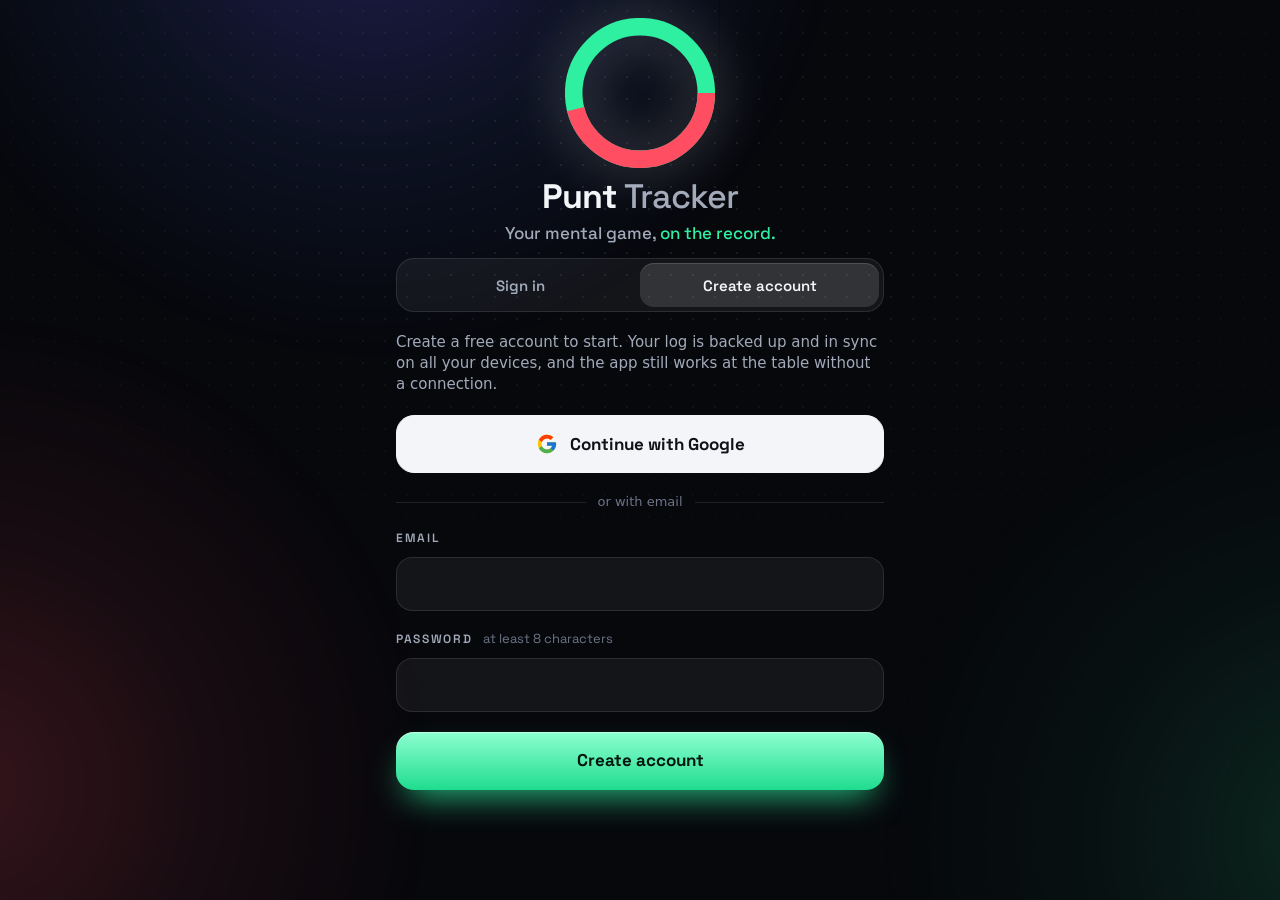
<file: index.html>
<!doctype html>
<html lang="en">
<head>
  <meta charset="utf-8">
  <meta name="viewport" content="width=device-width, initial-scale=1, viewport-fit=cover">
  <title>Punt Tracker</title>
  <meta name="description" content="Punt &amp; pro play tracker for live poker.">
  <meta name="theme-color" content="#07080c">
  <meta name="color-scheme" content="dark">
  <meta name="mobile-web-app-capable" content="yes">
  <meta name="apple-mobile-web-app-capable" content="yes">
  <meta name="apple-mobile-web-app-status-bar-style" content="black-translucent">
  <meta name="apple-mobile-web-app-title" content="Punts">
  <meta name="format-detection" content="telephone=no">
  <link rel="manifest" href="manifest.webmanifest">
  <link rel="icon" href="icons/icon.svg" type="image/svg+xml">
  <link rel="apple-touch-icon" href="icons/apple-touch-icon.png">
  <link rel="preload" href="fonts/space-grotesk.woff2" as="font" type="font/woff2" crossorigin>
  <link rel="stylesheet" href="style.css">
</head>
<body>
  <div class="aura" aria-hidden="true"><i class="v"></i><i class="r"></i><i class="g"></i></div>
  <main id="view"></main>

  <nav class="tabbar" aria-label="Main menu">
    <i class="ind" aria-hidden="true"></i>
    <a href="#/" data-tab="home">
      <svg viewBox="0 0 24 24" aria-hidden="true"><path d="M4 11.2 12 4l8 7.2V20h-5.5v-5.5h-5V20H4z"/></svg>
      <span>Home</span>
    </a>
    <a href="#/overview" data-tab="overview">
      <svg viewBox="0 0 24 24" aria-hidden="true"><path d="M5 20v-7M12 20V5M19 20v-10"/></svg>
      <span>Overview</span>
    </a>
    <a href="#/log" data-tab="log">
      <svg viewBox="0 0 24 24" aria-hidden="true"><path d="M8.5 6.5H20M8.5 12H20M8.5 17.5H20M4.2 6.5h.1M4.2 12h.1M4.2 17.5h.1"/></svg>
      <span>Log</span>
    </a>
  </nav>

  <div id="alarm" class="alarm" role="alertdialog" aria-modal="true" aria-labelledby="alarm-title" hidden></div>
  <div id="tour" class="tour" role="dialog" aria-modal="true" aria-label="Intro" hidden></div>
  <div id="cheer" class="alarm cheer" role="alertdialog" aria-modal="true" aria-labelledby="cheer-title" hidden></div>
  <div id="toast" class="toast" role="status" aria-live="polite" hidden></div>
  <input id="import-file" type="file" accept="application/json,.json" hidden>

  <noscript><p class="noscript">This app needs JavaScript.</p></noscript>
  <script type="module" src="js/app.js"></script>
</body>
</html>
</file>
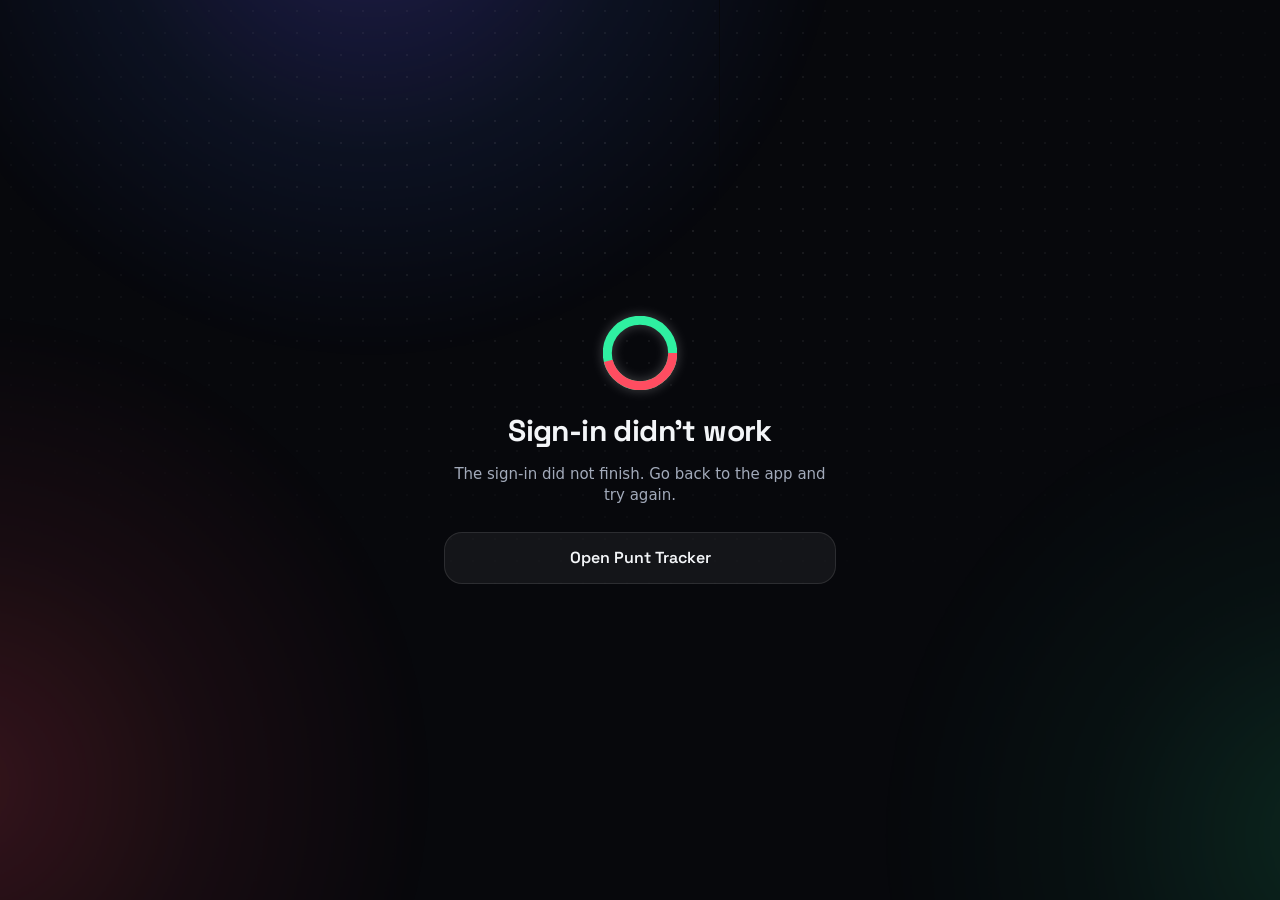
<file: auth.html>
<!doctype html>
<html lang="en">
<head>
  <meta charset="utf-8">
  <meta name="viewport" content="width=device-width, initial-scale=1, viewport-fit=cover">
  <title>Signing in · Punt Tracker</title>
  <meta name="theme-color" content="#07080c">
  <meta name="color-scheme" content="dark">
  <meta name="referrer" content="no-referrer">
  <link rel="icon" href="icons/icon.svg" type="image/svg+xml">
  <link rel="stylesheet" href="style.css">
</head>
<body>
  <div class="aura" aria-hidden="true"><i class="v"></i><i class="r"></i><i class="g"></i></div>
  <main class="handoff">
    <svg class="ring" viewBox="0 0 36 36" aria-hidden="true">
      <circle class="pro" cx="18" cy="18" r="15.9155"/>
      <circle class="punt" cx="18" cy="18" r="15.9155" stroke-dasharray="46 54"/>
    </svg>
    <h1 id="title">Signing in…</h1>
    <p id="msg" class="hint lead">One moment.</p>
    <a id="back" class="btn plain" href="./" hidden>Open Punt Tracker</a>
  </main>
  <script type="module" src="js/auth-callback.js"></script>
</body>
</html>
</file>
<file: style.css>
@font-face {
  font-family: "Space Grotesk";
  src: url("fonts/space-grotesk.woff2") format("woff2");
  font-weight: 300 700;
  font-display: swap;
}

@property --spin {
  syntax: "<angle>";
  inherits: false;
  initial-value: 0deg;
}

:root {
  --bg: #07080c;
  --text: #f3f5f8;
  --muted: #a2aaba;
  --faint: #6c7486;
  --red: #ff4d61;
  --red-rgb: 255, 77, 97;
  --green: #2ff0a1;
  --green-rgb: 47, 240, 161;
  --violet: #8f7bff;
  --violet-rgb: 143, 123, 255;
  --amber: #ffb224;
  --amber-rgb: 255, 178, 36;
  --glass: rgba(255, 255, 255, 0.055);
  --glass-2: rgba(255, 255, 255, 0.1);
  --line: rgba(255, 255, 255, 0.1);
  --radius: 24px;
  --dock: 66px;
  --safe-top: env(safe-area-inset-top, 0px);
  --safe-bottom: env(safe-area-inset-bottom, 0px);
  --dock-bottom: max(calc(var(--safe-bottom) - 12px), 10px);
  --pad-bottom: calc(var(--dock) + var(--dock-bottom) + 22px);
  --display: "Space Grotesk", ui-rounded, system-ui, -apple-system, "Segoe UI", Roboto, sans-serif;
  --ease: cubic-bezier(0.2, 0.85, 0.2, 1);
  --spring: cubic-bezier(0.3, 1.4, 0.45, 1);
  --heat: 0;
  --cool: 0;
  color-scheme: dark;
}

* {
  box-sizing: border-box;
  -webkit-tap-highlight-color: transparent;
}

html {
  background: var(--bg);
  -webkit-text-size-adjust: 100%;
  text-size-adjust: 100%;
}

body {
  margin: 0;
  color: var(--text);
  font: 16px/1.4 system-ui, -apple-system, "Segoe UI", Roboto, sans-serif;
  overscroll-behavior-y: none;
}

h1, h2, p, ul, ol { margin: 0; }
ul, ol { padding: 0; list-style: none; }
a { color: inherit; text-decoration: none; }
button, input, textarea { font: inherit; color: inherit; }
button { cursor: pointer; touch-action: manipulation; }
svg { fill: none; stroke: currentColor; stroke-width: 2; stroke-linecap: round; stroke-linejoin: round; }

:focus-visible { outline: 2px solid var(--text); outline-offset: 2px; }

#view {
  max-width: 520px;
  margin: 0 auto;
  padding: calc(var(--safe-top) + 12px) 16px var(--pad-bottom);
}

body.is-form #view { padding-bottom: calc(var(--safe-bottom) + 28px); }
body.is-form .tabbar { display: none; }

/* ---------- achtergrond: langzaam drijvende gloed ---------- */

.aura {
  position: fixed;
  inset: 0;
  z-index: -1;
  overflow: hidden;
  pointer-events: none;
  background: var(--bg);
}

.aura i {
  position: absolute;
  width: 78vmax;
  height: 78vmax;
  border-radius: 50%;
  transition: opacity 0.9s ease;
  will-change: transform;
}

.aura .r {
  left: -42vmax;
  bottom: -30vmax;
  background: radial-gradient(circle, rgba(var(--red-rgb), 0.95) 0%, rgba(var(--red-rgb), 0.35) 35%, transparent 68%);
  opacity: calc(0.2 + var(--heat) * 0.42);
  animation: drift-a 19s ease-in-out infinite alternate;
}

.aura .g {
  right: -44vmax;
  bottom: -34vmax;
  background: radial-gradient(circle, rgba(var(--green-rgb), 0.85) 0%, rgba(var(--green-rgb), 0.28) 35%, transparent 68%);
  opacity: calc(0.16 + var(--cool) * 0.36);
  animation: drift-b 23s ease-in-out infinite alternate;
}

.aura .v {
  left: -10vmax;
  top: -48vmax;
  background: radial-gradient(circle, rgba(108, 92, 255, 0.9) 0%, rgba(72, 120, 255, 0.3) 38%, transparent 68%);
  opacity: 0.3;
  animation: drift-c 29s ease-in-out infinite alternate;
}

.aura::after {
  content: "";
  position: absolute;
  inset: 0;
  background-image: radial-gradient(rgba(255, 255, 255, 0.09) 1px, transparent 1.4px);
  background-size: 22px 22px;
  -webkit-mask-image: radial-gradient(ellipse 90% 60% at 50% 22%, #000 0%, transparent 78%);
  mask-image: radial-gradient(ellipse 90% 60% at 50% 22%, #000 0%, transparent 78%);
}

body[data-tone="punt"] .aura .r { opacity: 0.78; }
body[data-tone="punt"] .aura .g { opacity: 0.04; }
body[data-tone="pro"] .aura .g { opacity: 0.7; }
body[data-tone="pro"] .aura .r { opacity: 0.04; }
body[data-tone="klap"] .aura .v { opacity: 0.75; }
body[data-tone="klap"] .aura .r, body[data-tone="klap"] .aura .g { opacity: 0.06; }

@keyframes drift-a {
  from { transform: translate3d(0, 0, 0) scale(1); }
  to { transform: translate3d(14vmax, -10vmax, 0) scale(1.18); }
}

@keyframes drift-b {
  from { transform: translate3d(0, 0, 0) scale(1.1); }
  to { transform: translate3d(-12vmax, -14vmax, 0) scale(0.92); }
}

@keyframes drift-c {
  from { transform: translate3d(-8vmax, 0, 0) scale(1); }
  to { transform: translate3d(22vmax, 8vmax, 0) scale(1.2); }
}

/* ---------- koppen ---------- */

.top {
  display: flex;
  align-items: center;
  justify-content: space-between;
  gap: 12px;
  min-height: 44px;
  padding: 4px 2px 14px;
}

.top h1 {
  display: flex;
  align-items: center;
  gap: 10px;
  font: 500 24px/1.1 var(--display);
  letter-spacing: -0.02em;
  color: var(--muted);
}

.top h1 b { font-weight: 700; color: var(--text); }
#view > .top h1 { font-weight: 700; font-size: 30px; color: var(--text); }

/* Voortgang in de kop: streak, level en een balkje naar het volgende level. */
.prog {
  display: flex;
  align-items: center;
  gap: 9px;
  min-height: 36px;
  padding: 0 12px 0 10px;
  border-radius: 999px;
  background: var(--glass);
  border: 1px solid var(--line);
  box-shadow: inset 0 1px 0 rgba(255, 255, 255, 0.07);
  font: 600 14px/1 var(--display);
  white-space: nowrap;
  transition: transform 0.14s var(--ease);
}

.prog:active { transform: scale(0.95); }
.prog .streak { display: flex; align-items: center; gap: 3px; font-variant-numeric: tabular-nums; }
.prog .streak svg { width: 16px; height: 16px; fill: var(--amber); stroke: none; filter: drop-shadow(0 0 6px rgba(var(--amber-rgb), 0.9)); }
.prog .streak.cold { color: var(--faint); }
.prog .streak.cold svg { fill: var(--faint); filter: none; }
.prog .lv { padding-left: 9px; border-left: 1px solid var(--line); }

.xpbar { width: 34px; height: 5px; border-radius: 3px; background: rgba(255, 255, 255, 0.13); overflow: hidden; }

.xpbar i {
  --w: 0;
  display: block;
  width: calc(var(--w) * 1%);
  height: 100%;
  border-radius: 3px;
  background: linear-gradient(90deg, var(--violet), var(--green));
  box-shadow: 0 0 10px rgba(var(--green-rgb), 0.7);
  transition: width 1s var(--ease);
}

.xpbar.wide { width: 100%; height: 10px; border-radius: 5px; margin-top: 14px; }
.xpbar.wide i { border-radius: 5px; }

.ring {
  width: 30px;
  height: 30px;
  flex: none;
  stroke-width: 4.4;
  stroke-linecap: butt;
  filter: drop-shadow(0 0 6px rgba(255, 255, 255, 0.25));
  animation: spin 16s linear infinite;
}

.ring .pro { stroke: var(--green); }
.ring .punt { stroke: var(--red); }
.ring.idle { opacity: 0.55; }

@keyframes spin { to { transform: rotate(360deg); } }

h2, .legend {
  font: 600 12px/1.3 var(--display);
  letter-spacing: 0.14em;
  text-transform: uppercase;
  color: var(--muted);
}

h2 small, .legend small {
  font-size: 13px;
  font-weight: 400;
  letter-spacing: 0;
  text-transform: none;
  color: var(--faint);
  margin-left: 6px;
}

/* ---------- kaarten en cijfers ---------- */

.card {
  position: relative;
  background: linear-gradient(165deg, rgba(255, 255, 255, 0.09), rgba(255, 255, 255, 0.03) 60%);
  border: 1px solid var(--line);
  border-radius: var(--radius);
  padding: 18px;
  box-shadow: inset 0 1px 0 rgba(255, 255, 255, 0.08), 0 24px 48px -28px rgba(0, 0, 0, 0.9);
}

.amount {
  width: fit-content;
  margin-top: 6px;
  font: 700 36px/1.05 var(--display);
  letter-spacing: -0.04em;
  font-variant-numeric: tabular-nums;
  white-space: nowrap;
}

.amount.is-punt {
  background: linear-gradient(180deg, #ffc2b5 0%, #ff5a68 48%, #ff2e55 100%);
  -webkit-background-clip: text;
  background-clip: text;
  color: transparent;
  filter: drop-shadow(0 0 18px rgba(var(--red-rgb), 0.5));
}

.stat .sub { color: var(--muted); font-size: 14px; }

.counts { display: flex; flex-wrap: wrap; gap: 8px; }

.counts li {
  display: flex;
  align-items: center;
  gap: 8px;
  padding: 7px 12px 7px 10px;
  border-radius: 999px;
  background: rgba(255, 255, 255, 0.07);
  font: 500 14px/1.1 var(--display);
  white-space: nowrap;
}

.dot { width: 8px; height: 8px; border-radius: 50%; flex: none; }
.dot.punt { background: var(--red); box-shadow: 0 0 10px var(--red); }
.dot.pro { background: var(--green); box-shadow: 0 0 10px var(--green); }

/* ---------- home ---------- */

.home {
  display: flex;
  flex-direction: column;
  min-height: calc(100vh - var(--safe-top) - 12px - var(--pad-bottom));
  min-height: calc(100dvh - var(--safe-top) - 12px - var(--pad-bottom));
}

.stats { display: grid; gap: 12px; }

.hero { overflow: hidden; padding: 20px 20px 18px; backdrop-filter: blur(22px) saturate(150%); -webkit-backdrop-filter: blur(22px) saturate(150%); }

.hero::before {
  content: "";
  position: absolute;
  top: -40%;
  right: -25%;
  width: 80%;
  aspect-ratio: 1;
  border-radius: 50%;
  background: radial-gradient(circle, rgba(var(--red-rgb), 0.55), transparent 65%);
  opacity: calc(0.15 + var(--heat) * 0.75);
  pointer-events: none;
}

.hero > * { position: relative; }
.hero .amount { font-size: clamp(56px, 18vw, 80px); line-height: 1; margin-top: 8px; }
.hero .sub { margin-top: 4px; font-size: 15px; }
.hero .counts { margin-top: 16px; }

.weekstrip { display: grid; grid-template-columns: repeat(7, 1fr); gap: 6px; margin-top: 16px; }
.weekstrip li { display: grid; gap: 5px; justify-items: center; }

.weekstrip .cell {
  display: flex;
  flex-wrap: wrap;
  align-content: center;
  justify-content: center;
  gap: 3px;
  width: 100%;
  height: 34px;
  padding: 0 4px;
  border-radius: 11px;
  background: rgba(255, 255, 255, 0.06);
  border: 1px solid transparent;
}

.weekstrip i { width: 7px; height: 7px; border-radius: 50%; }
.weekstrip i.punt { background: var(--red); box-shadow: 0 0 8px var(--red); }
.weekstrip i.pro { background: var(--green); box-shadow: 0 0 8px var(--green); }
.weekstrip .d { font: 500 11px/1 var(--display); color: var(--faint); }
.weekstrip .today .cell { border-color: rgba(255, 255, 255, 0.45); background: rgba(255, 255, 255, 0.1); }
.weekstrip .today .d { color: var(--text); font-weight: 700; }
.weekstrip .future { opacity: 0.4; }

.month {
  display: grid;
  grid-template-columns: 1fr auto;
  grid-template-areas: "label amount" "counts sub";
  align-items: center;
  gap: 8px 12px;
  padding: 14px 18px;
}

.month h2 { grid-area: label; }
.month .amount { grid-area: amount; justify-self: end; margin: 0; font-size: 28px; }
.month .sub { grid-area: sub; justify-self: end; font-size: 12px; color: var(--faint); }
.month .counts { grid-area: counts; gap: 6px; }
.month .counts li { padding: 5px 10px 5px 8px; font-size: 13px; }

.stats.mini { grid-template-columns: 1fr 1fr; margin-top: 12px; }
.stats.mini .card { padding: 13px 14px; border-radius: 20px; }
.stats.mini .amount { font-size: 26px; margin-top: 4px; }
.stats.mini .line { margin-top: 3px; color: var(--muted); font-size: 12.5px; white-space: nowrap; }

.startbar {
  display: flex;
  align-items: center;
  gap: 14px;
  width: 100%;
  min-height: 62px;
  margin-top: 12px;
  padding: 10px 16px;
  text-align: left;
  border-radius: 22px;
  border: 1px solid rgba(var(--amber-rgb), 0.45);
  background: linear-gradient(165deg, rgba(var(--amber-rgb), 0.2), rgba(var(--amber-rgb), 0.05));
  box-shadow: inset 0 1px 0 rgba(255, 255, 255, 0.1), 0 16px 34px -20px rgba(var(--amber-rgb), 0.8);
  transition: transform 0.14s var(--ease);
}

.startbar:active { transform: scale(0.975); }
.startbar svg { width: 26px; height: 26px; flex: none; fill: var(--amber); stroke: var(--amber); filter: drop-shadow(0 0 8px rgba(var(--amber-rgb), 0.8)); }
.startbar span { display: grid; gap: 1px; }
.startbar strong { font: 700 18px/1.2 var(--display); }
.startbar small { color: var(--muted); font-size: 13px; }

/* De tiltmeter van de lopende sessie. */
.table { --z: var(--green-rgb); padding: 16px 18px; overflow: hidden; }
.table[data-zone="oranje"] { --z: var(--amber-rgb); }
.table[data-zone="rood"] { --z: var(--red-rgb); }
.table { border-color: rgba(var(--z), 0.4); box-shadow: inset 0 1px 0 rgba(255, 255, 255, 0.08), 0 24px 60px -30px rgba(var(--z), 0.9); transition: border-color 0.6s, box-shadow 0.6s; }
.table > header { display: flex; align-items: baseline; justify-content: space-between; }
.table > header { gap: 10px; }
.table .timer { font: 600 15px var(--display); color: var(--muted); font-variant-numeric: tabular-nums; }

.table .combo {
  margin-right: auto;
  padding: 4px 9px;
  border-radius: 999px;
  background: rgba(var(--amber-rgb), 0.16);
  border: 1px solid rgba(var(--amber-rgb), 0.5);
  color: var(--amber);
  font: 700 12px/1 var(--display);
  font-variant-numeric: tabular-nums;
  box-shadow: 0 0 16px -4px rgba(var(--amber-rgb), 0.9);
}

.gauge { --p: 0; position: relative; width: min(100%, 270px); margin: 2px auto 0; }
.gauge svg { display: block; width: 100%; overflow: visible; }
.gauge path { stroke-width: 13; }
.gauge .track { stroke: rgba(255, 255, 255, 0.09); }
.gauge .fill { stroke: url(#gauge-zones); stroke-dasharray: var(--p) 200; filter: drop-shadow(0 0 9px rgba(var(--z), 0.75)); transition: stroke-dasharray 1s var(--ease); }
.gauge .mark { stroke: rgba(255, 255, 255, 0.4); stroke-width: 2; }
.gauge .knob { transform-origin: 100px 100px; transform: rotate(calc(var(--p) * 1.8deg)); transition: transform 1s var(--ease); }
.gauge .knob circle { fill: #fff; stroke: none; filter: drop-shadow(0 0 7px rgba(var(--z), 1)); }

.gauge .read { position: absolute; left: 0; right: 0; bottom: 0; display: grid; justify-items: center; }
.gauge .read strong { font: 700 34px/1 var(--display); letter-spacing: -0.03em; color: rgb(var(--z)); text-shadow: 0 0 26px rgba(var(--z), 0.7); transition: color 0.6s; }
.gauge .read span { margin-top: 4px; color: var(--muted); font: 500 13px var(--display); font-variant-numeric: tabular-nums; }
.gauge .read b { color: var(--text); font-weight: 600; }

.table .why { min-height: 20px; margin: 10px 0 12px; text-align: center; color: var(--muted); font-size: 14px; }
.table[data-zone="rood"] .why { color: var(--text); font-weight: 600; }
.table .btn.plain { min-height: 46px; font-size: 15px; border-radius: 15px; }

a.btn { display: grid; place-items: center; }

.actions {
  flex: 1;
  display: grid;
  grid-template-columns: repeat(3, 1fr);
  gap: 10px;
  min-height: 136px;
  max-height: 200px;
  margin-top: 12px;
}

.big {
  --c: var(--red-rgb);
  position: relative;
  border-radius: 26px;
  display: flex;
  flex-direction: column;
  align-items: center;
  justify-content: center;
  gap: 3px;
  min-width: 0;
  text-align: center;
  background:
    radial-gradient(120% 90% at 50% 0%, rgba(var(--c), 0.34), transparent 70%),
    linear-gradient(180deg, rgba(var(--c), 0.16), rgba(var(--c), 0.05));
  border: 1px solid rgba(var(--c), 0.42);
  box-shadow: inset 0 1px 0 rgba(255, 255, 255, 0.12), 0 22px 44px -18px rgba(var(--c), 0.75);
  transition: transform 0.16s var(--ease), box-shadow 0.16s var(--ease);
}

.big.pro { --c: var(--green-rgb); }
.big.klap { --c: var(--violet-rgb); }

/* Een lichtje dat rond de rand loopt. */
.big::before {
  content: "";
  position: absolute;
  inset: -1px;
  padding: 1.5px;
  border-radius: inherit;
  background: conic-gradient(from var(--spin), transparent 0 62%, rgba(var(--c), 1) 82%, #fff 90%, transparent 100%);
  -webkit-mask: linear-gradient(#000 0 0) content-box, linear-gradient(#000 0 0);
  -webkit-mask-composite: xor;
  mask: linear-gradient(#000 0 0) content-box exclude, linear-gradient(#000 0 0);
  animation: orbit 5s linear infinite;
  pointer-events: none;
}

.big.punt::before { animation-delay: -1.7s; }
.big.pro::before { animation-delay: -3.4s; }

@keyframes orbit { to { --spin: 360deg; } }

.big svg {
  width: 30px;
  height: 30px;
  margin-bottom: 5px;
  stroke-width: 2.2;
  color: rgb(var(--c));
  filter: drop-shadow(0 0 10px rgba(var(--c), 0.9));
}

.big strong { font: 700 21px/1.1 var(--display); letter-spacing: -0.02em; text-shadow: 0 0 24px rgba(var(--c), 0.8); white-space: nowrap; }
.big span { font-size: 12.5px; color: var(--muted); white-space: nowrap; }
.big:active { transform: scale(0.955); box-shadow: inset 0 1px 0 rgba(255, 255, 255, 0.12), 0 8px 20px -10px rgba(var(--c), 0.9); }

/* ---------- formulieren ---------- */

.formhead {
  display: flex;
  align-items: center;
  gap: 12px;
  margin-bottom: 14px;
}

.formhead h1 { font: 700 24px/1.1 var(--display); letter-spacing: -0.02em; }

.back {
  width: 46px;
  height: 46px;
  flex: none;
  display: grid;
  place-items: center;
  background: var(--glass);
  border: 1px solid var(--line);
  border-radius: 50%;
  color: var(--text);
  transition: transform 0.14s var(--ease);
}

.back svg, .period svg { width: 22px; height: 22px; }
.back:active, .period button:active { transform: scale(0.9); background: var(--glass-2); }

.form { display: grid; gap: 20px; }
.field { display: grid; gap: 10px; scroll-margin-top: calc(var(--safe-top) + 12px); }

.chips { display: grid; gap: 10px; }
.chips.four { grid-template-columns: repeat(4, 1fr); }
.chips.two { grid-template-columns: 1fr 1fr; }
.chips.three { grid-template-columns: repeat(3, 1fr); }
.chips.five { grid-template-columns: repeat(5, 1fr); gap: 8px; }
.chips.five .chip { padding: 0 2px; font-size: 15px; }
.chips.two.tall .chip { min-height: 112px; font-size: 20px; border-radius: 22px; }
.chips.two.big-pick .chip { min-height: 84px; font-size: 18px; border-radius: 20px; }
.chips.two .chip { min-height: 52px; }
.chips.two .chip:last-child:nth-child(odd) { grid-column: 1 / -1; }

.chip {
  --c: var(--red-rgb);
  min-height: 56px;
  padding: 0 8px;
  background: var(--glass);
  border: 1px solid var(--line);
  border-radius: 16px;
  box-shadow: inset 0 1px 0 rgba(255, 255, 255, 0.06);
  font: 600 17px/1.1 var(--display);
  font-variant-numeric: tabular-nums;
  transition: transform 0.14s var(--ease), background 0.2s, border-color 0.2s, box-shadow 0.2s;
}

.chip.pro { --c: var(--green-rgb); }
.chip.klap { --c: var(--violet-rgb); }
.chip.rule { --c: var(--amber-rgb); }
.chip:active { transform: scale(0.94); background: var(--glass-2); }

.chip[aria-pressed="true"] {
  background: linear-gradient(165deg, rgba(var(--c), 0.42), rgba(var(--c), 0.12));
  border-color: rgb(var(--c));
  box-shadow: inset 0 1px 0 rgba(255, 255, 255, 0.2), 0 0 26px -6px rgba(var(--c), 0.9);
}

.input, .money {
  width: 100%;
  min-height: 54px;
  background: var(--glass);
  border: 1px solid var(--line);
  border-radius: 16px;
  transition: border-color 0.2s, box-shadow 0.2s;
}

.input {
  display: block;
  padding: 14px;
  font-size: 17px;
  resize: none;
  -webkit-appearance: none;
  appearance: none;
}

input.input { min-width: 0; text-align: left; }

.money { display: flex; align-items: center; gap: 8px; padding: 0 14px; }
.money span { color: var(--muted); font: 600 18px var(--display); }

.money input {
  flex: 1;
  min-width: 0;
  height: 52px;
  background: none;
  border: 0;
  outline: 0;
  font: 600 18px var(--display);
  font-variant-numeric: tabular-nums;
}

.money:focus-within, .input:focus {
  border-color: rgba(255, 255, 255, 0.5);
  box-shadow: 0 0 0 4px rgba(255, 255, 255, 0.06);
  outline: 0;
}

::placeholder { color: var(--faint); font-weight: 400; opacity: 1; }

.hint { color: var(--muted); font-size: 14px; }
.hint.lead { font-size: 15px; }
.how ul { display: grid; gap: 8px; padding-left: 18px; list-style: disc; color: var(--muted); font-size: 14px; }
.how b { color: var(--text); font-weight: 600; }
.error { color: var(--red); font-size: 15px; font-weight: 600; }

.btn {
  --c: 255, 255, 255;
  width: 100%;
  min-height: 58px;
  border-radius: 18px;
  border: 1px solid var(--line);
  background: var(--glass);
  font: 700 17px/1.1 var(--display);
  transition: transform 0.14s var(--ease), opacity 0.2s;
}

.btn.punt, .btn.pro {
  border: 0;
  box-shadow: inset 0 1px 0 rgba(255, 255, 255, 0.4), 0 16px 34px -12px rgba(var(--c), 0.85);
}

.btn.punt { --c: var(--red-rgb); background: linear-gradient(180deg, #ff8a80, #ff3b58); color: #23040a; }
.btn.pro { --c: var(--green-rgb); background: linear-gradient(180deg, #8dffd0, #1fdc8f); color: #02170d; }
.btn.klap { --c: var(--violet-rgb); border: 0; background: linear-gradient(180deg, #b9adff, #7a63ff); color: #0c0630; box-shadow: inset 0 1px 0 rgba(255, 255, 255, 0.4), 0 16px 34px -12px rgba(var(--c), 0.85); }
.btn.amber { --c: var(--amber-rgb); border: 0; background: linear-gradient(180deg, #ffd27a, #ffa41c); color: #241400; box-shadow: inset 0 1px 0 rgba(255, 255, 255, 0.45), 0 16px 34px -12px rgba(var(--c), 0.85); }
.btn.ghost { background: none; border-color: transparent; color: var(--muted); font-weight: 600; }
.btn.plain { font-weight: 600; font-size: 16px; min-height: 52px; }
.btn:active { transform: scale(0.97); }
.btn:disabled { opacity: 0.4; }

/* ---------- overzicht ---------- */

.seg {
  --i: 0;
  position: relative;
  display: grid;
  grid-template-columns: repeat(3, 1fr);
  padding: 4px;
  background: var(--glass);
  border: 1px solid var(--line);
  border-radius: 18px;
}

.seg::before {
  content: "";
  position: absolute;
  top: 4px;
  bottom: 4px;
  left: 4px;
  width: calc((100% - 8px) / 3);
  border-radius: 14px;
  background: rgba(255, 255, 255, 0.13);
  box-shadow: inset 0 1px 0 rgba(255, 255, 255, 0.14);
  transform: translateX(calc(var(--i) * 100%));
  transition: transform 0.45s var(--spring);
}

.seg button {
  position: relative;
  min-height: 44px;
  background: none;
  border: 0;
  color: var(--muted);
  font: 600 15px var(--display);
  transition: color 0.25s;
}

.seg button[aria-pressed="true"] { color: var(--text); }
.seg.two { grid-template-columns: 1fr 1fr; }
.seg.two::before { width: calc((100% - 8px) / 2); }

/* ---------- account ---------- */

.gate-hero { display: grid; justify-items: center; gap: 8px; padding: 6px 0 14px; text-align: center; }
.gate-hero .ring { width: 68px; height: 68px; margin-bottom: 4px; filter: drop-shadow(0 0 22px rgba(255, 255, 255, 0.3)); }
.gate-hero h1 { font: 500 34px/1 var(--display); letter-spacing: -0.03em; color: var(--muted); }
.gate-hero h1 b { font-weight: 700; color: var(--text); }
.gate-hero p { color: var(--muted); font: 500 17px var(--display); }
.gate-hero em { font-style: normal; color: var(--green); }
.animate .gate-hero { animation: rise 0.6s var(--ease) backwards; }
.expired { display: block; margin: 0 0 10px; padding: 11px 14px; border-radius: 14px; background: rgba(var(--amber-rgb), 0.14); border: 1px solid rgba(var(--amber-rgb), 0.45); color: var(--muted); font-size: 14px; }
.expired b { color: var(--amber); font-weight: 600; }

.handoff { min-height: 100vh; min-height: 100dvh; max-width: 440px; margin: 0 auto; padding: 32px 24px; display: flex; flex-direction: column; align-items: center; justify-content: center; gap: 16px; text-align: center; }
.handoff .ring { width: 74px; height: 74px; margin-bottom: 8px; }
.handoff h1 { font: 700 30px/1.15 var(--display); letter-spacing: -0.02em; }
.handoff .btn { margin-top: 10px; }

.btn.google { display: flex; align-items: center; justify-content: center; gap: 12px; background: #f3f5f8; border-color: #f3f5f8; color: #101218; }
.btn.google svg { width: 22px; height: 22px; stroke: none; }
.or { display: flex; align-items: center; gap: 12px; color: var(--faint); font-size: 13px; }
.or::before, .or::after { content: ""; flex: 1; height: 1px; background: var(--line); }
.waiting { display: grid; gap: 14px; justify-items: center; padding: 28px 8px; text-align: center; }
.waiting .spinner { width: 44px; height: 44px; border-radius: 50%; border: 4px solid rgba(255, 255, 255, 0.12); border-top-color: var(--green); animation: spin 0.9s linear infinite; }

.acct { display: flex; align-items: center; gap: 12px; padding: 15px 14px 15px 16px; border-radius: 20px; }
.acct:active { background: var(--glass-2); }
.acct .who { flex: 1; min-width: 0; display: grid; gap: 3px; }
.acct .who b { font: 600 16px var(--display); overflow: hidden; text-overflow: ellipsis; white-space: nowrap; }
.acct .who small { color: var(--muted); font-size: 14px; }
.acct .chev { flex: none; width: 18px; height: 18px; color: var(--faint); }
.account .btn { margin-top: 2px; }
.acct-card { padding: 18px 20px; }
.acct-card .eyebrow { font: 600 12px var(--display); letter-spacing: 0.16em; text-transform: uppercase; color: var(--muted); }
.acct-card .mail { margin-top: 6px; font: 700 22px/1.2 var(--display); letter-spacing: -0.01em; overflow-wrap: anywhere; }
.acct-card .sub { margin-top: 8px; color: var(--muted); font-size: 14px; }
.notice { padding: 12px 14px; border-radius: 14px; background: rgba(var(--green-rgb), 0.12); border: 1px solid rgba(var(--green-rgb), 0.35); font-size: 15px; }
.btn.danger { color: var(--red); border-color: rgba(var(--red-rgb), 0.45); }
.danger-zone { margin-top: 16px; padding-top: 20px; border-top: 1px solid var(--line); }

.period {
  display: grid;
  grid-template-columns: 48px 1fr 48px;
  align-items: center;
  margin: 12px 0;
  text-align: center;
}

.period button {
  width: 48px;
  height: 48px;
  display: grid;
  place-items: center;
  background: var(--glass);
  border: 1px solid var(--line);
  border-radius: 50%;
  color: var(--text);
  transition: transform 0.14s var(--ease), opacity 0.2s;
}

.period button:disabled { opacity: 0.25; }
.period strong { display: block; font: 700 19px/1.2 var(--display); letter-spacing: -0.01em; }
.period strong::first-letter { text-transform: uppercase; }
.period span { display: block; min-height: 20px; color: var(--muted); font-size: 14px; }

#view > .hero .amount { font-size: clamp(52px, 16vw, 72px); }

.tiles { display: grid; grid-template-columns: repeat(3, 1fr); gap: 10px; margin-top: 10px; }
.tile { padding: 13px 12px; border-radius: 20px; }
.tile h2 { font-size: 10.5px; letter-spacing: 0.08em; white-space: nowrap; }
.tile p { margin-top: 6px; font: 700 22px/1.1 var(--display); letter-spacing: -0.02em; font-variant-numeric: tabular-nums; white-space: nowrap; }

.block { margin-top: 30px; }
.block > h2 { margin: 0 2px 14px; }

.reasons { display: grid; gap: 15px; }
.row-line { display: flex; justify-content: space-between; gap: 12px; font-size: 16px; }
.row-line small { color: var(--muted); font-size: 14px; margin-left: 4px; }
.num { font: 600 16px var(--display); font-variant-numeric: tabular-nums; white-space: nowrap; }
.num small { font-weight: 400; display: inline-block; min-width: 38px; text-align: right; }

.meter { margin-top: 8px; height: 8px; border-radius: 4px; background: rgba(255, 255, 255, 0.07); }

.meter span {
  display: block;
  height: 100%;
  border-radius: 4px;
  background: linear-gradient(90deg, #ff2e55, #ff9a85);
  box-shadow: 0 0 14px rgba(var(--red-rgb), 0.6);
  transform-origin: 0 50%;
}

.chart { display: grid; grid-template-columns: repeat(8, 1fr); gap: 2px; }

.col {
  display: flex;
  flex-direction: column;
  align-items: center;
  min-width: 0;
  padding: 0;
  background: none;
  border: 0;
  border-radius: 8px;
}

.col .val {
  height: 22px;
  font: 600 12px/1.6 var(--display);
  font-variant-numeric: tabular-nums;
  white-space: nowrap;
}

.col .track {
  width: 100%;
  height: 130px;
  display: flex;
  align-items: flex-end;
  justify-content: center;
  border-bottom: 1px solid rgba(255, 255, 255, 0.14);
}

.col .bar {
  width: 62%;
  max-width: 30px;
  border-radius: 6px 6px 0 0;
  background: linear-gradient(180deg, #ff9a85, #ff2e55);
  transform-origin: 50% 100%;
  transition: opacity 0.25s, box-shadow 0.25s;
}

.col.dim .bar { opacity: 0.34; }
.col[aria-pressed="true"] .bar { opacity: 1; box-shadow: 0 0 22px rgba(var(--red-rgb), 0.75); }
.col .x { padding: 8px 0 6px; font: 500 13px var(--display); color: var(--muted); font-variant-numeric: tabular-nums; }
.col[aria-pressed="true"] .x { color: var(--text); font-weight: 700; }
.col[aria-pressed="true"] .track { border-bottom-color: var(--text); }

.readout { margin-top: 6px; color: var(--muted); font-size: 15px; font-variant-numeric: tabular-nums; }
.readout strong { color: var(--text); font-weight: 600; }

.empty { color: var(--faint); font-size: 15px; padding: 2px; }
.big-empty { padding: 40px 12px; text-align: center; }

/* ---------- lijsten (log, pro plays) ---------- */

.list {
  background: linear-gradient(165deg, rgba(255, 255, 255, 0.075), rgba(255, 255, 255, 0.03));
  border: 1px solid var(--line);
  border-radius: 22px;
  overflow: hidden;
  box-shadow: inset 0 1px 0 rgba(255, 255, 255, 0.06);
}

.list li + li { border-top: 1px solid rgba(255, 255, 255, 0.07); }

.entry {
  --c: var(--red-rgb);
  position: relative;
  display: flex;
  align-items: flex-start;
  gap: 12px;
  padding: 17px 12px 17px 18px;
  transition: background 0.2s;
}

.entry.pro { --c: var(--green-rgb); }
.entry.klap { --c: var(--violet-rgb); }
.entry.sys { --c: 150, 158, 176; padding-top: 12px; padding-bottom: 12px; }
.entry.sys::before { top: 10px; bottom: 10px; box-shadow: none; opacity: 0.6; }
.entry.sys .title { font-size: 14.5px; color: var(--muted); }
.entry.sys .when { font-size: 14px; }
.entry.stopadvies { --c: var(--red-rgb); }
.entry.stopadvies .title { color: var(--text); font-weight: 600; }
.entry.stopadvies::before { opacity: 1; box-shadow: 0 0 14px 1px rgba(var(--c), 0.8); }

.entry::before {
  content: "";
  position: absolute;
  left: 0;
  top: 14px;
  bottom: 14px;
  width: 3px;
  border-radius: 0 3px 3px 0;
  background: rgb(var(--c));
  box-shadow: 0 0 14px 1px rgba(var(--c), 0.8);
}

.entry:active { background: rgba(255, 255, 255, 0.07); }

.entry .when {
  flex: none;
  min-width: 46px;
  padding-top: 1px;
  color: var(--muted);
  font: 500 15px/1.4 var(--display);
  font-variant-numeric: tabular-nums;
}

.entry .body { flex: 1; min-width: 0; display: grid; gap: 3px; }
.entry .title { font-size: 16px; }
.entry .title b { font: 700 16px var(--display); margin-right: 6px; font-variant-numeric: tabular-nums; color: rgb(var(--c)); }
.block .entry.pro .title { font-weight: 600; }
.entry .note { color: var(--muted); font-size: 15px; overflow-wrap: anywhere; white-space: pre-line; }
.entry .chev { flex: none; width: 18px; height: 18px; margin-top: 2px; color: var(--faint); }

.day + .day { margin-top: 22px; }
.day > header { display: flex; align-items: baseline; justify-content: space-between; gap: 12px; margin: 0 4px 9px; }
.day > header h2 { text-transform: none; letter-spacing: -0.01em; font-size: 17px; font-weight: 700; color: var(--text); }
.day > header h2::first-letter { text-transform: uppercase; }
.day > header p { color: var(--muted); font-size: 14px; font-variant-numeric: tabular-nums; text-align: right; }

.backup { margin-top: 40px; padding-top: 22px; border-top: 1px solid var(--line); }
.backup .hint { margin: -6px 2px 12px; }
.pair { display: grid; grid-template-columns: 1fr 1fr; gap: 10px; }

/* ---------- zwevende tabbalk ---------- */

.tabbar {
  --i: 0;
  position: fixed;
  left: 14px;
  right: 14px;
  bottom: var(--dock-bottom);
  z-index: 10;
  max-width: 492px;
  height: var(--dock);
  margin: 0 auto;
  padding: 6px;
  display: grid;
  grid-template-columns: repeat(3, 1fr);
  border-radius: 26px;
  background: rgba(16, 18, 26, 0.86);
  border: 1px solid rgba(255, 255, 255, 0.12);
  box-shadow: inset 0 1px 0 rgba(255, 255, 255, 0.08), 0 20px 44px -10px rgba(0, 0, 0, 0.9);
  backdrop-filter: blur(24px) saturate(170%);
  -webkit-backdrop-filter: blur(24px) saturate(170%);
}

.tabbar .ind {
  position: absolute;
  top: 6px;
  bottom: 6px;
  left: 6px;
  width: calc((100% - 12px) / 3);
  border-radius: 20px;
  background: rgba(255, 255, 255, 0.11);
  box-shadow: inset 0 1px 0 rgba(255, 255, 255, 0.14);
  transform: translateX(calc(var(--i) * 100%));
  transition: transform 0.5s var(--spring);
}

.tabbar a {
  position: relative;
  display: flex;
  flex-direction: column;
  align-items: center;
  justify-content: center;
  gap: 3px;
  color: var(--faint);
  font: 600 11px/1 var(--display);
  letter-spacing: 0.02em;
  transition: color 0.25s;
}

.tabbar svg { width: 23px; height: 23px; transition: transform 0.4s var(--spring); }
.tabbar a[aria-current="page"] { color: var(--text); }
.tabbar a[aria-current="page"] svg { transform: translateY(-1px) scale(1.1); }
.tabbar a:active svg { transform: scale(0.85); }

/* ---------- toast ---------- */

.toast {
  --ms: 3000ms;
  position: fixed;
  top: calc(var(--safe-top) + 10px);
  left: 12px;
  right: 12px;
  z-index: 20; /* boven het advies, zodat ongedaan maken bereikbaar blijft */
  max-width: 496px;
  margin: 0 auto;
  display: flex;
  align-items: center;
  gap: 8px;
  min-height: 56px;
  padding: 6px 6px 6px 18px;
  overflow: hidden;
  background: rgba(28, 31, 42, 0.82);
  border: 1px solid rgba(255, 255, 255, 0.16);
  border-radius: 20px;
  box-shadow: inset 0 1px 0 rgba(255, 255, 255, 0.1), 0 18px 40px -8px rgba(0, 0, 0, 0.85);
  backdrop-filter: blur(22px) saturate(160%);
  -webkit-backdrop-filter: blur(22px) saturate(160%);
  font-size: 15px;
  animation: drop 0.5s var(--spring) backwards;
}

.toast[hidden] { display: none; }
.toast span { flex: 1; min-width: 0; padding: 6px 0; }

/* Aflopend lijntje: zo lang kun je nog ongedaan maken. */
.toast::after {
  content: "";
  position: absolute;
  left: 0;
  right: 0;
  bottom: 0;
  height: 2px;
  background: linear-gradient(90deg, var(--red), #8f7bff, var(--green));
  transform-origin: 0 50%;
  animation: shrink var(--ms) linear forwards;
}

.toast button {
  flex: none;
  min-height: 44px;
  padding: 0 14px;
  background: rgba(255, 255, 255, 0.1);
  border: 0;
  border-radius: 14px;
  font: 700 14px var(--display);
}

.toast button:active { background: rgba(255, 255, 255, 0.2); }

@keyframes drop { from { opacity: 0; transform: translateY(-24px) scale(0.94); } }
@keyframes shrink { to { transform: scaleX(0); } }

/* ---------- schermvullend advies: pauze of stop ---------- */

.alarm {
  --z: var(--amber-rgb);
  position: fixed;
  inset: 0;
  z-index: 15;
  display: flex;
  overflow-y: auto;
  padding: calc(var(--safe-top) + 84px) 22px calc(var(--safe-bottom) + 26px);
  background:
    radial-gradient(120% 70% at 50% 0%, rgba(var(--z), 0.42), transparent 70%),
    rgba(7, 8, 12, 0.94);
  backdrop-filter: blur(18px);
  -webkit-backdrop-filter: blur(18px);
  animation: alarm-in 0.45s var(--ease) backwards;
}

.alarm[hidden] { display: none; }
.alarm[data-zone="rood"] { --z: var(--red-rgb); }
body.has-alarm { overflow: hidden; }

.alarm-in {
  position: relative;
  width: 100%;
  max-width: 460px;
  margin: auto;
  display: grid;
  gap: 14px;
  text-align: center;
}

.alarm-in > * { animation: rise 0.6s var(--ease) 0.1s backwards; }
.alarm-in > :nth-child(n + 3) { animation-delay: 0.2s; }
.alarm-in > :nth-child(n + 5) { animation-delay: 0.3s; }

.alarm .eyebrow { font: 600 13px var(--display); letter-spacing: 0.18em; text-transform: uppercase; color: rgb(var(--z)); }

.alarm h1 {
  font: 700 clamp(84px, 30vw, 128px)/0.9 var(--display);
  letter-spacing: -0.05em;
  text-transform: uppercase;
  color: #fff;
  text-shadow: 0 0 60px rgba(var(--z), 0.95), 0 0 16px rgba(var(--z), 0.7);
}

.alarm h1.clock { font-size: clamp(76px, 26vw, 112px); font-variant-numeric: tabular-nums; letter-spacing: -0.03em; }
.alarm .lead { font-size: 18px; line-height: 1.4; }

.why-list { display: grid; gap: 6px; margin: 4px 0; }

.why-list li {
  padding: 10px 14px;
  border-radius: 14px;
  background: rgba(var(--z), 0.14);
  border: 1px solid rgba(var(--z), 0.35);
  font: 500 15px var(--display);
}

.alarm blockquote {
  margin: 4px 0;
  padding: 14px 16px;
  border-radius: 18px;
  background: var(--glass);
  border: 1px solid var(--line);
  text-align: left;
  font-size: 16px;
  line-height: 1.45;
}

.alarm blockquote span { display: block; margin-bottom: 6px; font: 600 11px var(--display); letter-spacing: 0.14em; text-transform: uppercase; color: var(--muted); }
.alarm .btn { margin-top: 4px; }

.hold {
  position: relative;
  overflow: hidden;
  min-height: 52px;
  padding: 0 14px;
  border-radius: 16px;
  border: 1px solid var(--line);
  background: none;
  color: var(--muted);
  font: 500 14px var(--display);
  user-select: none;
  -webkit-user-select: none;
  -webkit-touch-callout: none;
  touch-action: none;
}

.hold i { position: absolute; inset: 0; background: rgba(var(--red-rgb), 0.4); transform: scaleX(0); transform-origin: 0 50%; }
.hold span { position: relative; }
.hold.holding i { transform: scaleX(1); transition: transform var(--hold, 2500ms) linear; }
.hold.holding { color: var(--text); }

/* Ringen die uitdijen achter het woord. */
.rings { position: absolute; left: 50%; top: calc(var(--safe-top) + 190px); width: 0; height: 0; pointer-events: none; }

.rings i {
  position: absolute;
  left: -150px;
  top: -150px;
  width: 300px;
  height: 300px;
  border-radius: 50%;
  border: 2px solid rgba(var(--z), 0.7);
  opacity: 0;
  animation: ring-out 2.7s ease-out infinite;
}

.rings i:nth-child(2) { animation-delay: 0.9s; }
.rings i:nth-child(3) { animation-delay: 1.8s; }

@keyframes ring-out {
  0% { opacity: 0.8; transform: scale(0.35); }
  100% { opacity: 0; transform: scale(1.9); }
}

@keyframes alarm-in { from { opacity: 0; } }

/* Nieuw level. */
.alarm.cheer {
  --z: var(--violet-rgb);
  background:
    radial-gradient(90% 55% at 50% 12%, rgba(var(--violet-rgb), 0.5), transparent 70%),
    radial-gradient(80% 50% at 50% 100%, rgba(var(--green-rgb), 0.22), transparent 70%),
    rgba(7, 8, 12, 0.94);
}

.alarm.cheer h1 { font-size: clamp(58px, 20vw, 88px); letter-spacing: -0.04em; }

.rank {
  width: fit-content;
  margin: 0 auto;
  font: 700 34px/1.1 var(--display);
  letter-spacing: -0.02em;
  background: linear-gradient(90deg, #b9adff, #8dffd0);
  -webkit-background-clip: text;
  background-clip: text;
  color: transparent;
  filter: drop-shadow(0 0 18px rgba(var(--violet-rgb), 0.6));
}

/* ---------- voortgang ---------- */

.levelcard { overflow: hidden; padding: 20px; }
.levelcard .eyebrow { font: 600 12px var(--display); letter-spacing: 0.16em; text-transform: uppercase; color: var(--muted); }
.levelcard .rank { margin: 6px 0 0; font-size: 38px; }
.levelcard .sub { margin-top: 10px; color: var(--muted); font-size: 14px; }
.levelcard .sub b { color: var(--text); font: 700 15px var(--display); }
.form > .tiles { margin-top: 0; }

.wins li { display: flex; align-items: baseline; gap: 12px; padding: 13px 14px; }
.wins .when { flex: none; min-width: 50px; color: var(--muted); font: 500 14px var(--display); font-variant-numeric: tabular-nums; }
.wins .what { flex: 1; min-width: 0; font-size: 15px; }
.wins .what small { color: var(--amber); font: 600 12px var(--display); margin-left: 4px; white-space: nowrap; }
.wins b { flex: none; color: var(--green); font: 700 15px var(--display); font-variant-numeric: tabular-nums; }

.ladder { display: grid; gap: 6px; }

.ladder li {
  display: flex;
  align-items: center;
  gap: 12px;
  padding: 10px 14px;
  border-radius: 14px;
  border: 1px solid transparent;
  color: var(--faint);
  font: 500 15px var(--display);
}

.ladder .n { width: 22px; text-align: center; font-weight: 700; font-variant-numeric: tabular-nums; }
.ladder .t { flex: 1; }
.ladder .x { font-size: 13px; font-variant-numeric: tabular-nums; }
.ladder .done { color: var(--muted); }
.ladder .done .n { color: var(--green); }
.ladder .now { color: var(--text); background: rgba(var(--violet-rgb), 0.16); border-color: rgba(var(--violet-rgb), 0.5); box-shadow: 0 0 22px -8px rgba(var(--violet-rgb), 0.9); }
.ladder .now .n { color: var(--violet); }

body[data-zone="rood"] .aura .r { opacity: 0.85; }
body[data-zone="rood"] .aura .g { opacity: 0.05; }

/* ---------- rondleiding ---------- */

@property --tp {
  syntax: "<number>";
  inherits: true;
  initial-value: 0;
}

.tour {
  position: fixed;
  inset: 0;
  z-index: 16;
  display: flex;
  flex-direction: column;
  padding: calc(var(--safe-top) + 10px) 0 calc(var(--safe-bottom) + 18px);
  background:
    radial-gradient(90% 50% at 50% 0%, rgba(var(--violet-rgb), 0.38), transparent 70%),
    radial-gradient(70% 40% at 0% 100%, rgba(var(--red-rgb), 0.22), transparent 70%),
    radial-gradient(70% 40% at 100% 100%, rgba(var(--green-rgb), 0.2), transparent 70%),
    var(--bg);
  animation: alarm-in 0.45s var(--ease) backwards;
  touch-action: pan-y;
  user-select: none;
  -webkit-user-select: none;
}

.tour[hidden] { display: none; }
.tour-top { display: flex; align-items: center; justify-content: space-between; padding: 0 20px; min-height: 44px; }
.tour-top .count { color: var(--faint); font: 600 13px var(--display); letter-spacing: 0.12em; font-variant-numeric: tabular-nums; }
.tour-top .skip { min-height: 44px; padding: 0 6px; background: none; border: 0; color: var(--muted); font: 600 15px var(--display); }
.tour-top .skip[hidden] { visibility: hidden; display: block; }
.tour-view { flex: 1; overflow: hidden; }
.tour-track { display: flex; height: 100%; transition: transform 0.55s var(--ease); }

.slide {
  flex: 0 0 100%;
  display: flex;
  flex-direction: column;
  justify-content: center;
  gap: 14px;
  padding: 0 26px;
  max-width: 520px;
  margin: 0 auto;
}

.slide .art { position: relative; height: min(40vh, 330px); display: grid; place-items: center; margin-bottom: 8px; }
.slide h2 { font: 700 32px/1.08 var(--display); letter-spacing: -0.03em; text-transform: none; color: var(--text); }
.slide h2 em { display: block; font-style: normal; }
.slide h2 .g { color: var(--green); text-shadow: 0 0 34px rgba(var(--green-rgb), 0.6); }
.slide h2 .v { color: #b0a3ff; text-shadow: 0 0 34px rgba(var(--violet-rgb), 0.7); }
.slide h2 .a { color: var(--amber); text-shadow: 0 0 34px rgba(var(--amber-rgb), 0.6); }
.slide > p { color: var(--muted); font-size: 16px; line-height: 1.5; }
.slide > p b { color: var(--text); font-weight: 600; }
.slide > .btn { margin-top: 6px; }
.slide.on h2 { animation: rise 0.6s var(--ease) 0.15s backwards; }
.slide.on > p, .slide.on > .btn { animation: rise 0.6s var(--ease) 0.25s backwards; }

.tour-bottom { display: grid; gap: 18px; padding: 10px 26px 0; max-width: 520px; width: 100%; margin: 0 auto; }
.dots { display: flex; justify-content: center; gap: 4px; }
.dots button { width: 28px; height: 28px; padding: 0; background: none; border: 0; display: grid; place-items: center; }
.dots button::before { content: ""; width: 8px; height: 8px; border-radius: 4px; background: rgba(255, 255, 255, 0.22); transition: width 0.35s var(--ease), background 0.35s; }
.dots button[aria-current="step"]::before { width: 24px; background: var(--text); }

/* 1. welkom */
.s-hello .art { gap: 6px; align-content: center; }
.ring.hero-ring { width: 150px; height: 150px; stroke-width: 4.2; animation: none; filter: drop-shadow(0 0 26px rgba(255, 255, 255, 0.3)); }
.s-hello.on .ring.hero-ring { animation: tour-ring 1s var(--spring) backwards, spin 14s linear 1s infinite; }
.s-hello .word { display: grid; justify-items: center; font: 700 54px/0.9 var(--display); letter-spacing: -0.05em; }
.s-hello .word .b { color: var(--muted); font-weight: 500; }
.s-hello.on .word span { animation: rise 0.7s var(--spring) 0.35s backwards; }
.s-hello.on .word .b { animation-delay: 0.45s; }
@keyframes tour-ring { from { opacity: 0; transform: scale(2.4) rotate(-220deg); } }

/* 2. drie knoppen */
.s-buttons .art { grid-template-columns: repeat(3, 1fr); gap: 10px; align-items: center; }
.demo-btn {
  --c: var(--red-rgb);
  height: 170px;
  border-radius: 24px;
  display: flex;
  flex-direction: column;
  justify-content: center;
  align-items: center;
  gap: 6px;
  padding: 8px;
  text-align: center;
  background: radial-gradient(120% 90% at 50% 0%, rgba(var(--c), 0.34), transparent 70%), linear-gradient(180deg, rgba(var(--c), 0.16), rgba(var(--c), 0.05));
  border: 1px solid rgba(var(--c), 0.45);
  box-shadow: 0 18px 40px -18px rgba(var(--c), 0.8);
}
.demo-btn.klap { --c: var(--violet-rgb); }
.demo-btn.pro { --c: var(--green-rgb); }
.demo-btn b { font: 700 20px/1.1 var(--display); text-shadow: 0 0 20px rgba(var(--c), 0.8); }
.demo-btn span { color: var(--muted); font-size: 12px; line-height: 1.3; }
.s-buttons.on .demo-btn { animation: pop 0.6s var(--spring) backwards, mini-tap 4.5s ease-in-out 1s infinite; }
.s-buttons.on .demo-btn.punt { animation-delay: 0.1s, 2.5s; }
.s-buttons.on .demo-btn.pro { animation-delay: 0.2s, 4s; }
@keyframes mini-tap {
  0%, 12%, 100% { transform: none; box-shadow: 0 18px 40px -18px rgba(var(--c), 0.8); }
  4% { transform: scale(0.92); box-shadow: 0 0 50px -4px rgba(var(--c), 1); }
}
.finger { position: absolute; top: 58%; left: 16.6%; width: 40px; height: 40px; margin: -20px; border-radius: 50%; background: rgba(255, 255, 255, 0.35); box-shadow: 0 0 0 2px rgba(255, 255, 255, 0.8), 0 0 24px rgba(255, 255, 255, 0.6); opacity: 0; }
.s-buttons.on .finger { animation: finger 4.5s ease-in-out 0.8s infinite; }
@keyframes finger {
  0% { opacity: 0; left: 16.6%; transform: scale(1.4); }
  4% { opacity: 1; transform: scale(0.8); }
  10% { opacity: 0; left: 16.6%; transform: scale(1.2); }
  30% { opacity: 0; left: 50%; transform: scale(1.4); }
  37% { opacity: 1; left: 50%; transform: scale(0.8); }
  43% { opacity: 0; left: 50%; transform: scale(1.2); }
  63% { opacity: 0; left: 83.3%; transform: scale(1.4); }
  70% { opacity: 1; left: 83.3%; transform: scale(0.8); }
  76%, 100% { opacity: 0; left: 83.3%; transform: scale(1.2); }
}

/* 3. de meter */
.tgauge { --z: var(--green-rgb); position: relative; width: min(100%, 300px); }
.tgauge svg { display: block; width: 100%; overflow: visible; }
.tgauge path { stroke-width: 13; }
.tgauge .track { stroke: rgba(255, 255, 255, 0.09); }
.tgauge .fill { stroke: url(#tour-zones); stroke-dasharray: var(--tp) 200; filter: drop-shadow(0 0 10px rgba(var(--z), 0.8)); }
.tgauge .knob { transform-origin: 100px 100px; transform: rotate(calc(var(--tp) * 1.8deg)); }
.tgauge .knob circle { fill: #fff; stroke: none; filter: drop-shadow(0 0 8px rgba(var(--z), 1)); }
.tgauge .zones { position: absolute; left: 0; right: 0; bottom: 0; height: 44px; }
.tgauge .zones b { position: absolute; inset: 0; text-align: center; font: 700 40px/1 var(--display); letter-spacing: -0.03em; opacity: 0; }
.tgauge .z1 { color: var(--green); opacity: 1; }
.tgauge .z2 { color: var(--amber); }
.tgauge .z3 { color: var(--red); }
.s-meter.on .tgauge { animation: meter 7s var(--ease) 0.4s infinite; }
.s-meter.on .z1 { animation: z1 7s steps(1) 0.4s infinite; }
.s-meter.on .z2 { animation: z2 7s steps(1) 0.4s infinite; }
.s-meter.on .z3 { animation: z3 7s steps(1) 0.4s infinite; }
@keyframes meter {
  0% { --tp: 0; --z: var(--green-rgb); }
  14%, 28% { --tp: 30; --z: var(--green-rgb); }
  42%, 56% { --tp: 62; --z: var(--amber-rgb); }
  70%, 92% { --tp: 100; --z: var(--red-rgb); }
  100% { --tp: 0; --z: var(--green-rgb); }
}
@keyframes z1 { 0% { opacity: 1; } 38% { opacity: 0; } 96% { opacity: 1; } }
@keyframes z2 { 0% { opacity: 0; } 38% { opacity: 1; } 66% { opacity: 0; } }
@keyframes z3 { 0% { opacity: 0; } 66% { opacity: 1; } 96% { opacity: 0; } }

/* 4. XP */
.s-xp .art { align-content: center; justify-items: stretch; gap: 22px; width: 100%; }
.s-xp .xp-chips { position: relative; width: 100%; height: 70px; }
.s-xp .xp-chips span { position: absolute; left: 50%; top: 40px; transform: translateX(-50%); padding: 8px 16px; border-radius: 999px; background: rgba(var(--green-rgb), 0.16); border: 1px solid rgba(var(--green-rgb), 0.5); color: var(--green); font: 700 22px var(--display); opacity: 0; white-space: nowrap; }
.s-xp .xp-chips .xp-big { font-size: 30px; background: rgba(var(--violet-rgb), 0.2); border-color: rgba(var(--violet-rgb), 0.6); color: #c4b9ff; }
.s-xp.on .xp-chips span { animation: chip 4.5s var(--ease) infinite; }
.s-xp.on .xp-chips span:nth-child(1) { left: 22%; animation-delay: 0.3s; }
.s-xp.on .xp-chips span:nth-child(2) { left: 78%; animation-delay: 1s; }
.s-xp.on .xp-chips span:nth-child(3) { animation-delay: 1.8s; }
@keyframes chip { 0% { opacity: 0; top: 60px; } 8% { opacity: 1; top: 20px; } 30% { opacity: 1; top: 0; } 40%, 100% { opacity: 0; top: -20px; } }
.s-xp .tbar { width: 100%; height: 14px; border-radius: 7px; background: rgba(255, 255, 255, 0.1); overflow: hidden; }
.s-xp .tbar i { display: block; height: 100%; width: 0; border-radius: 7px; background: linear-gradient(90deg, var(--violet), var(--green)); box-shadow: 0 0 16px rgba(var(--green-rgb), 0.8); }
.s-xp.on .tbar i { animation: bar 4.5s var(--ease) infinite; }
@keyframes bar { 0% { width: 4%; } 12% { width: 26%; } 28% { width: 52%; } 46%, 52% { width: 100%; } 56%, 100% { width: 6%; } }
.s-xp .lvl { text-align: center; font: 700 46px/1 var(--display); letter-spacing: -0.03em; background: linear-gradient(90deg, #b9adff, #8dffd0); -webkit-background-clip: text; background-clip: text; color: transparent; opacity: 0; }
.s-xp.on .lvl { animation: lvl 4.5s var(--spring) infinite; }
@keyframes lvl { 0%, 44% { opacity: 0; transform: scale(0.4); } 50% { opacity: 1; transform: scale(1.12); } 56%, 86% { opacity: 1; transform: scale(1); } 94%, 100% { opacity: 0; transform: scale(1); } }
.s-xp .streak { display: flex; align-items: center; justify-content: center; gap: 6px; color: var(--muted); font: 600 18px var(--display); }
.s-xp .streak svg { width: 24px; height: 24px; fill: var(--amber); stroke: none; filter: drop-shadow(0 0 8px rgba(var(--amber-rgb), 0.9)); }
.s-xp .streak .n { position: relative; display: inline-block; width: 14px; height: 22px; overflow: hidden; color: var(--text); font-weight: 700; }
.s-xp .streak .n i { position: absolute; left: 0; top: 0; font-style: normal; opacity: 0; }
.s-xp.on .streak .n i { animation: roll 4.5s steps(1) infinite; }
.s-xp.on .streak .n i:nth-child(1) { animation-name: roll1; }
.s-xp.on .streak .n i:nth-child(2) { animation-name: roll2; }
.s-xp.on .streak .n i:nth-child(3) { animation-name: roll3; }
@keyframes roll1 { 0% { opacity: 1; } 33% { opacity: 0; } }
@keyframes roll2 { 0% { opacity: 0; } 33% { opacity: 1; } 66% { opacity: 0; } }
@keyframes roll3 { 0% { opacity: 0; } 66% { opacity: 1; } }

/* 5. regels */
.s-rules .art { align-content: center; justify-items: stretch; gap: 10px; width: 100%; }
.demo-rule { display: flex; align-items: baseline; justify-content: space-between; gap: 14px; padding: 16px 18px; border-radius: 18px; background: var(--glass); border: 1px solid rgba(var(--amber-rgb), 0.35); box-shadow: 0 0 30px -14px rgba(var(--amber-rgb), 0.8); }
.demo-rule span { color: var(--muted); font-size: 14px; white-space: nowrap; }
.demo-rule b { font: 700 18px var(--display); text-align: right; }
.demo-rule.note { flex-direction: column; align-items: flex-start; gap: 6px; border-color: rgba(var(--violet-rgb), 0.4); box-shadow: 0 0 30px -14px rgba(var(--violet-rgb), 0.8); }
.demo-rule.note b { font: 500 16px/1.4 var(--display); text-align: left; }
.s-rules.on .demo-rule { animation: rise 0.6s var(--spring) backwards; }
.s-rules.on .demo-rule:nth-child(2) { animation-delay: 0.12s; }
.s-rules.on .demo-rule:nth-child(3) { animation-delay: 0.24s; }

@media (max-height: 720px) {
  .slide .art { height: 34vh; }
  .slide h2 { font-size: 27px; }
  .slide > p { font-size: 15px; }
  .demo-btn { height: 140px; }
  .ring.hero-ring { width: 116px; height: 116px; }
  .s-hello .word { font-size: 44px; }
}

/* ---------- effecten ---------- */

.fx { position: fixed; inset: 0; z-index: 30; width: 100%; height: 100%; pointer-events: none; }

.fx-label {
  --c: var(--red-rgb);
  position: fixed;
  z-index: 31;
  pointer-events: none;
  font: 700 22px/1 var(--display);
  letter-spacing: -0.02em;
  color: rgb(var(--c));
  text-shadow: 0 0 18px rgba(var(--c), 0.9);
  white-space: nowrap;
  animation: float-up 1.2s var(--ease) forwards;
}

.fx-label.pro { --c: var(--green-rgb); transform-origin: 0 100%; }
.fx-label.klap { --c: var(--violet-rgb); }
.fx-label.small { font-size: 17px; }

@keyframes float-up {
  0% { opacity: 0; transform: translateY(14px) scale(0.6); }
  18% { opacity: 1; transform: translateY(0) scale(1.12); }
  60% { opacity: 1; }
  100% { opacity: 0; transform: translateY(-58px) scale(1); }
}

.hit-xp { animation: hit-xp 0.7s var(--ease); }

@keyframes hit-xp {
  0% { transform: none; }
  25% { transform: scale(1.12); border-color: rgba(var(--green-rgb), 0.9); box-shadow: 0 0 34px -4px rgba(var(--green-rgb), 0.9); }
  100% { transform: none; }
}

.hit-klap { animation: hit-klap 0.6s var(--ease); }

@keyframes hit-klap {
  0% { transform: none; }
  16% { transform: scale(0.972); border-color: rgba(var(--violet-rgb), 0.95); box-shadow: 0 0 64px -6px rgba(var(--violet-rgb), 0.85); }
  40% { transform: translateX(-4px); }
  60% { transform: translateX(4px); }
  100% { transform: none; }
}

.hit-punt { animation: hit-punt 0.6s var(--ease); }
.hit-pro { animation: hit-pro 0.7s var(--ease); }

@keyframes hit-punt {
  0% { transform: none; }
  14% { transform: translateY(3px) scale(0.972); border-color: rgba(var(--red-rgb), 0.9); box-shadow: 0 0 60px -6px rgba(var(--red-rgb), 0.8); }
  34% { transform: translateX(-3px); }
  52% { transform: translateX(3px); }
  100% { transform: none; }
}

@keyframes hit-pro {
  0% { transform: none; }
  24% { transform: scale(1.025); border-color: rgba(var(--green-rgb), 0.9); box-shadow: 0 0 70px -6px rgba(var(--green-rgb), 0.75); }
  100% { transform: none; }
}

/* ---------- binnenkomen ---------- */

@keyframes rise { from { opacity: 0; transform: translateY(18px) scale(0.985); } }
@keyframes pop { from { opacity: 0; transform: translateY(26px) scale(0.88); } }
@keyframes grow-y { from { transform: scaleY(0); } }
@keyframes grow-x { from { transform: scaleX(0); } }

.animate > :not(.home),
.animate .home > .top,
.animate .stats > *,
.animate .form > * { animation: rise 0.55s var(--ease) backwards; }

.animate > :nth-child(2), .animate .form > :nth-child(2), .animate .stats > :nth-child(2) { animation-delay: 0.05s; }
.animate > :nth-child(3), .animate .form > :nth-child(3) { animation-delay: 0.1s; }
.animate > :nth-child(4), .animate .form > :nth-child(4) { animation-delay: 0.15s; }
.animate > :nth-child(5), .animate .form > :nth-child(5) { animation-delay: 0.2s; }
.animate > :nth-child(6), .animate .form > :nth-child(6) { animation-delay: 0.25s; }
.animate > :nth-child(n + 7), .animate .form > :nth-child(n + 7) { animation-delay: 0.3s; }

.animate .big { animation: pop 0.6s var(--spring) 0.14s backwards; }
.animate .big.pro { animation-delay: 0.21s; }

.animate .col .bar { animation: grow-y 0.8s var(--ease) calc(0.2s + var(--i) * 0.05s) backwards; }
.animate .meter span { animation: grow-x 0.8s var(--ease) calc(0.15s + var(--i) * 0.07s) backwards; }
.animate .weekstrip i { animation: pop 0.5s var(--spring) 0.35s backwards; }
.animate .ladder li { animation: rise 0.45s var(--ease) calc(0.25s + var(--n, 0) * 0.03s) backwards; }

/* Lage schermen (Safari met adresbalk): home compacter zodat alles past. */
@media (max-height: 720px) {
  .top { padding-bottom: 10px; }
  .hero { padding: 16px 18px 14px; }
  .hero .amount { font-size: clamp(44px, 13vw, 52px); margin-top: 4px; }
  .hero .counts, .weekstrip { margin-top: 10px; }
  .weekstrip .cell { height: 26px; }
  .month { padding: 12px 16px; }
  .stats { gap: 10px; }
  .actions { min-height: 108px; margin-top: 10px; }
  .big svg { width: 26px; height: 26px; margin-bottom: 2px; }
  .startbar { min-height: 52px; margin-top: 10px; padding: 6px 16px; }
  .stats.mini { margin-top: 10px; }
  .table { padding: 13px 16px; }
  .gauge { width: min(100%, 230px); }
  .gauge .read strong { font-size: 30px; }
  .table .why { margin: 8px 0 10px; }
}

.noscript { padding: 24px; text-align: center; }

@media (prefers-reduced-motion: reduce) {
  *, *::before, *::after {
    animation: none !important;
    transition: none !important;
  }
}
</file>
